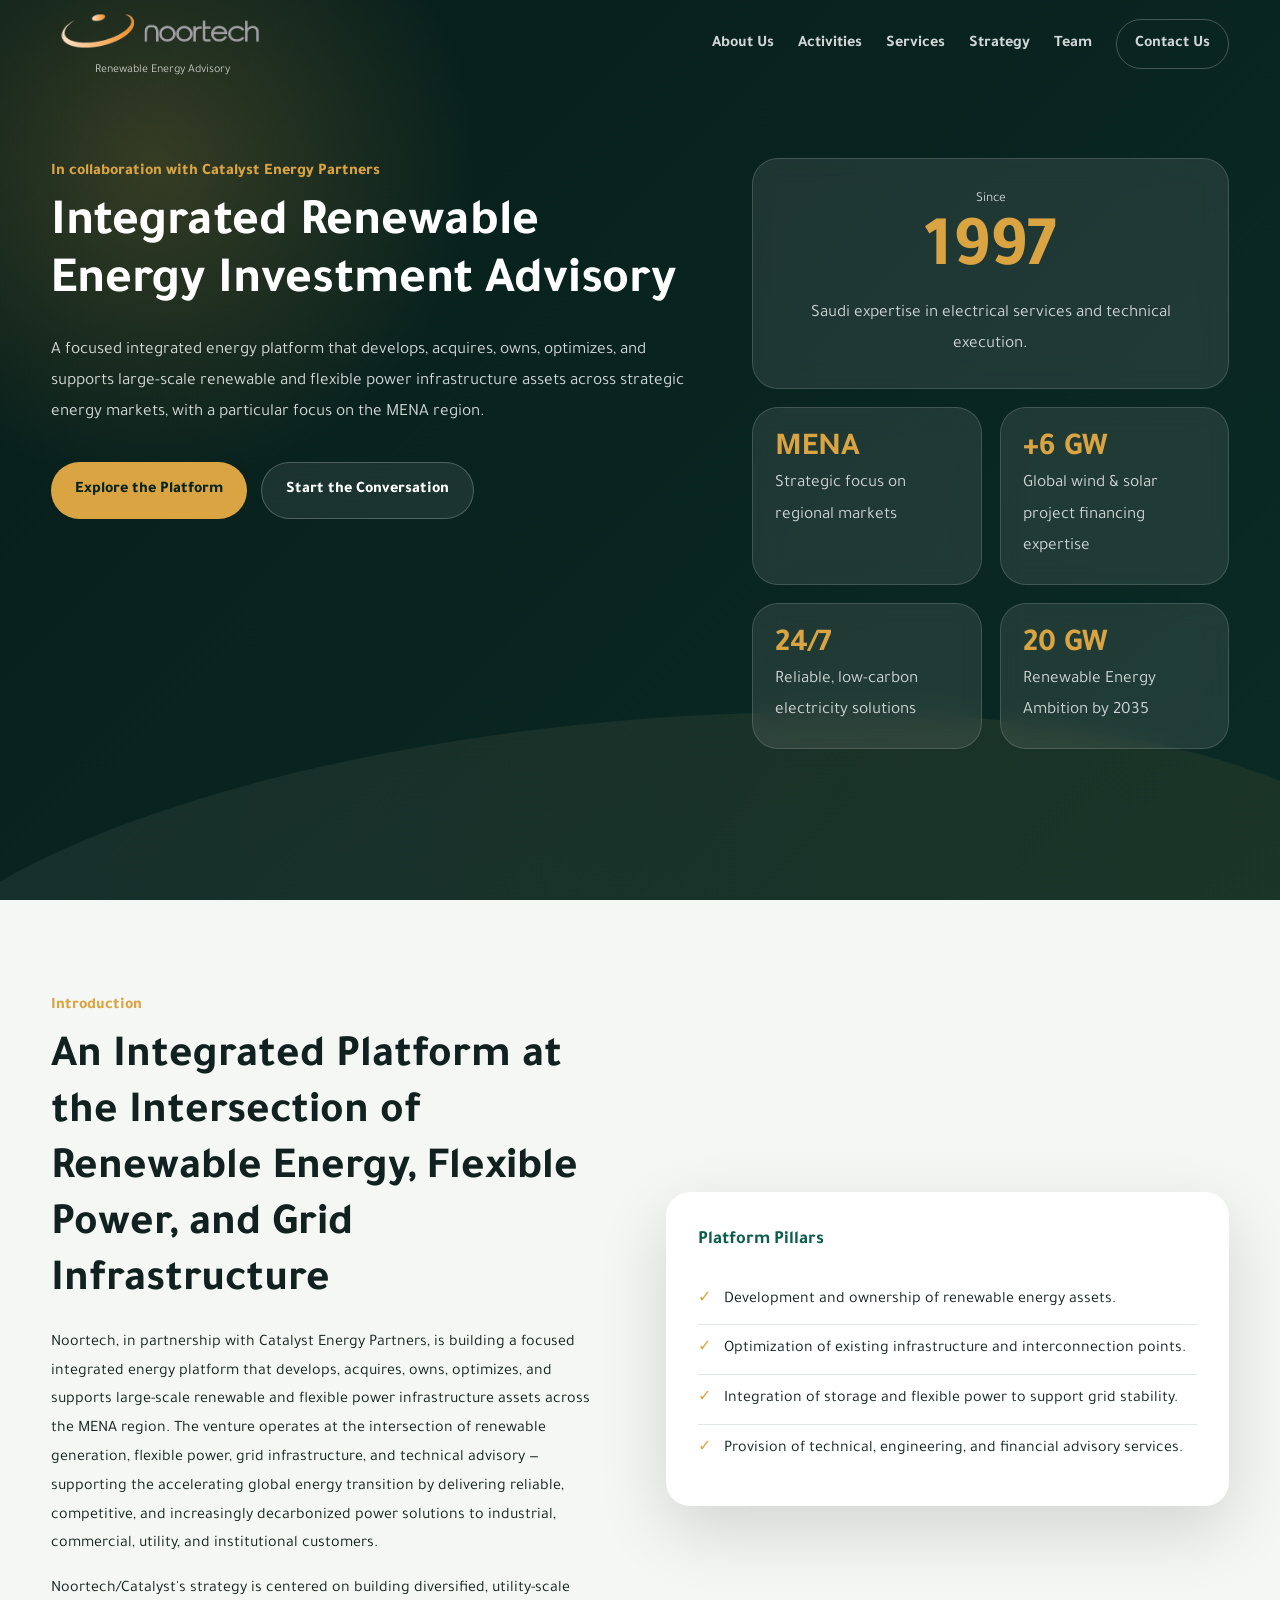
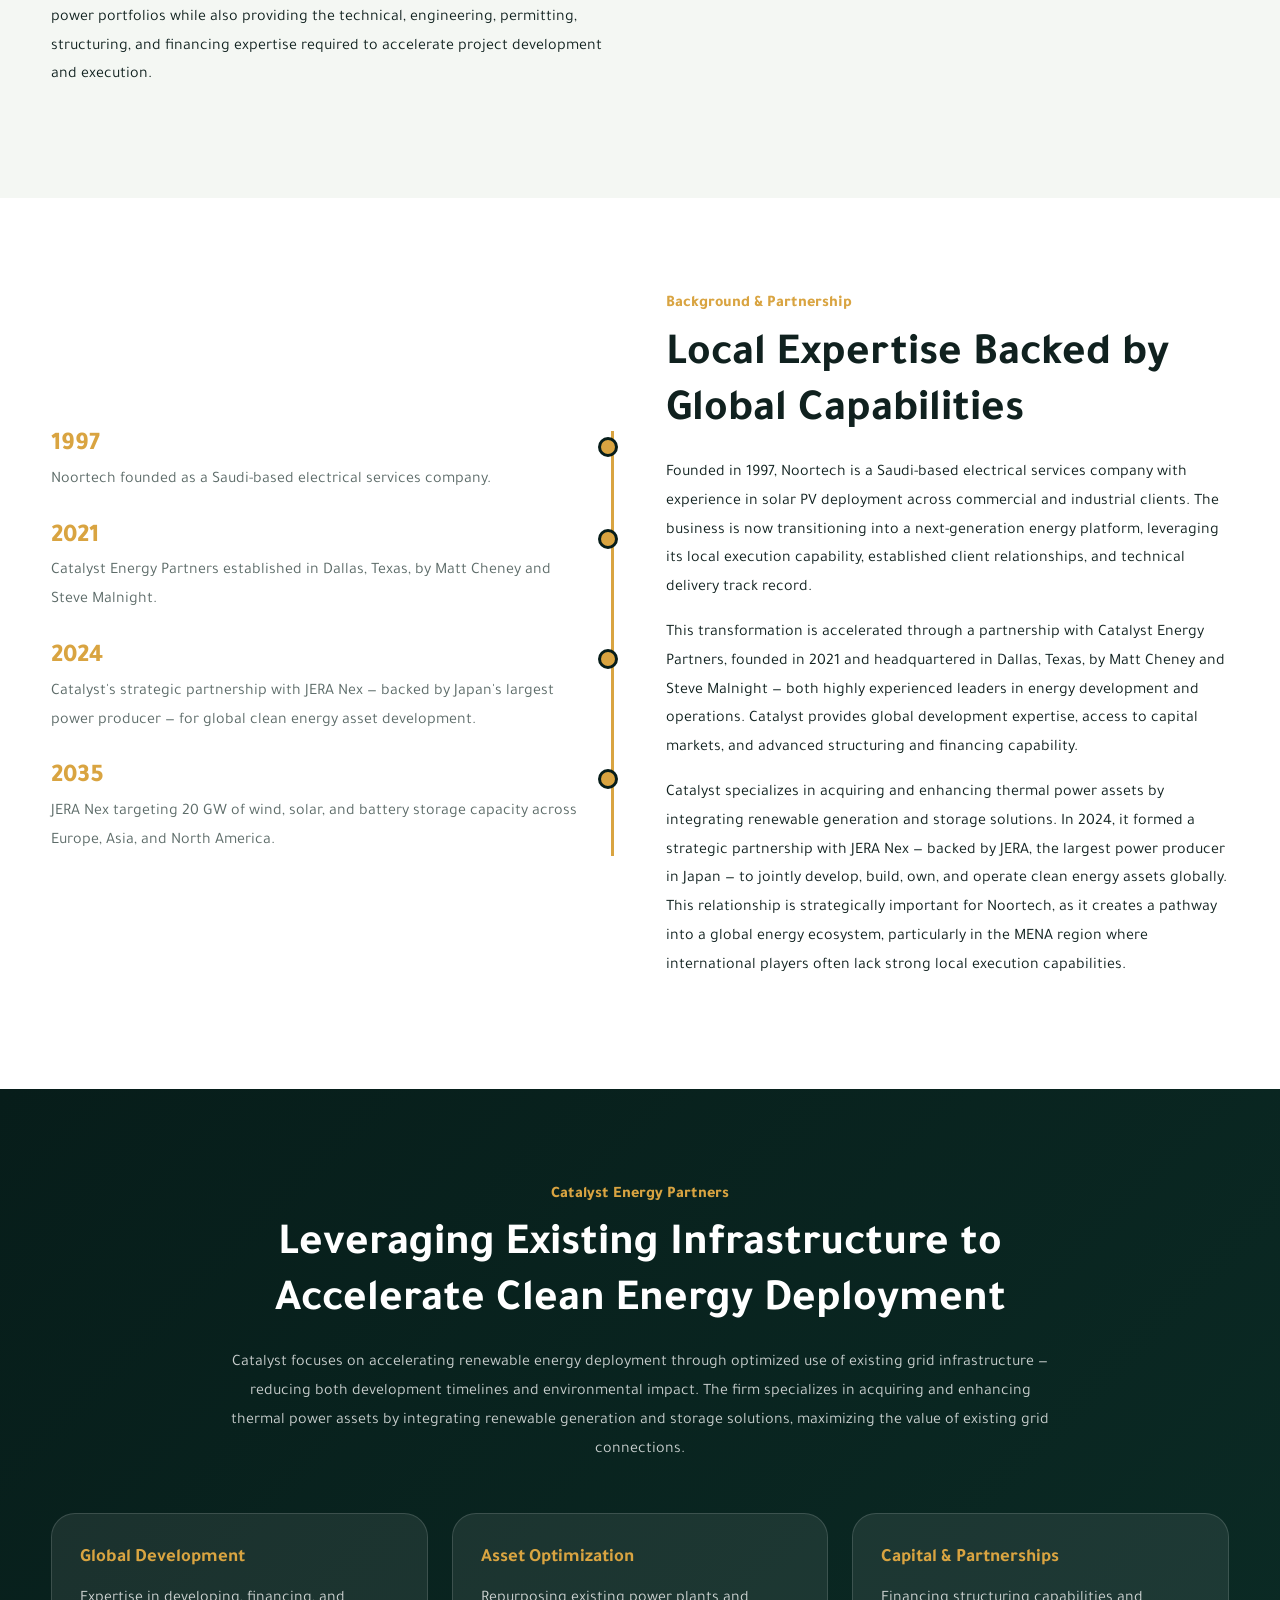
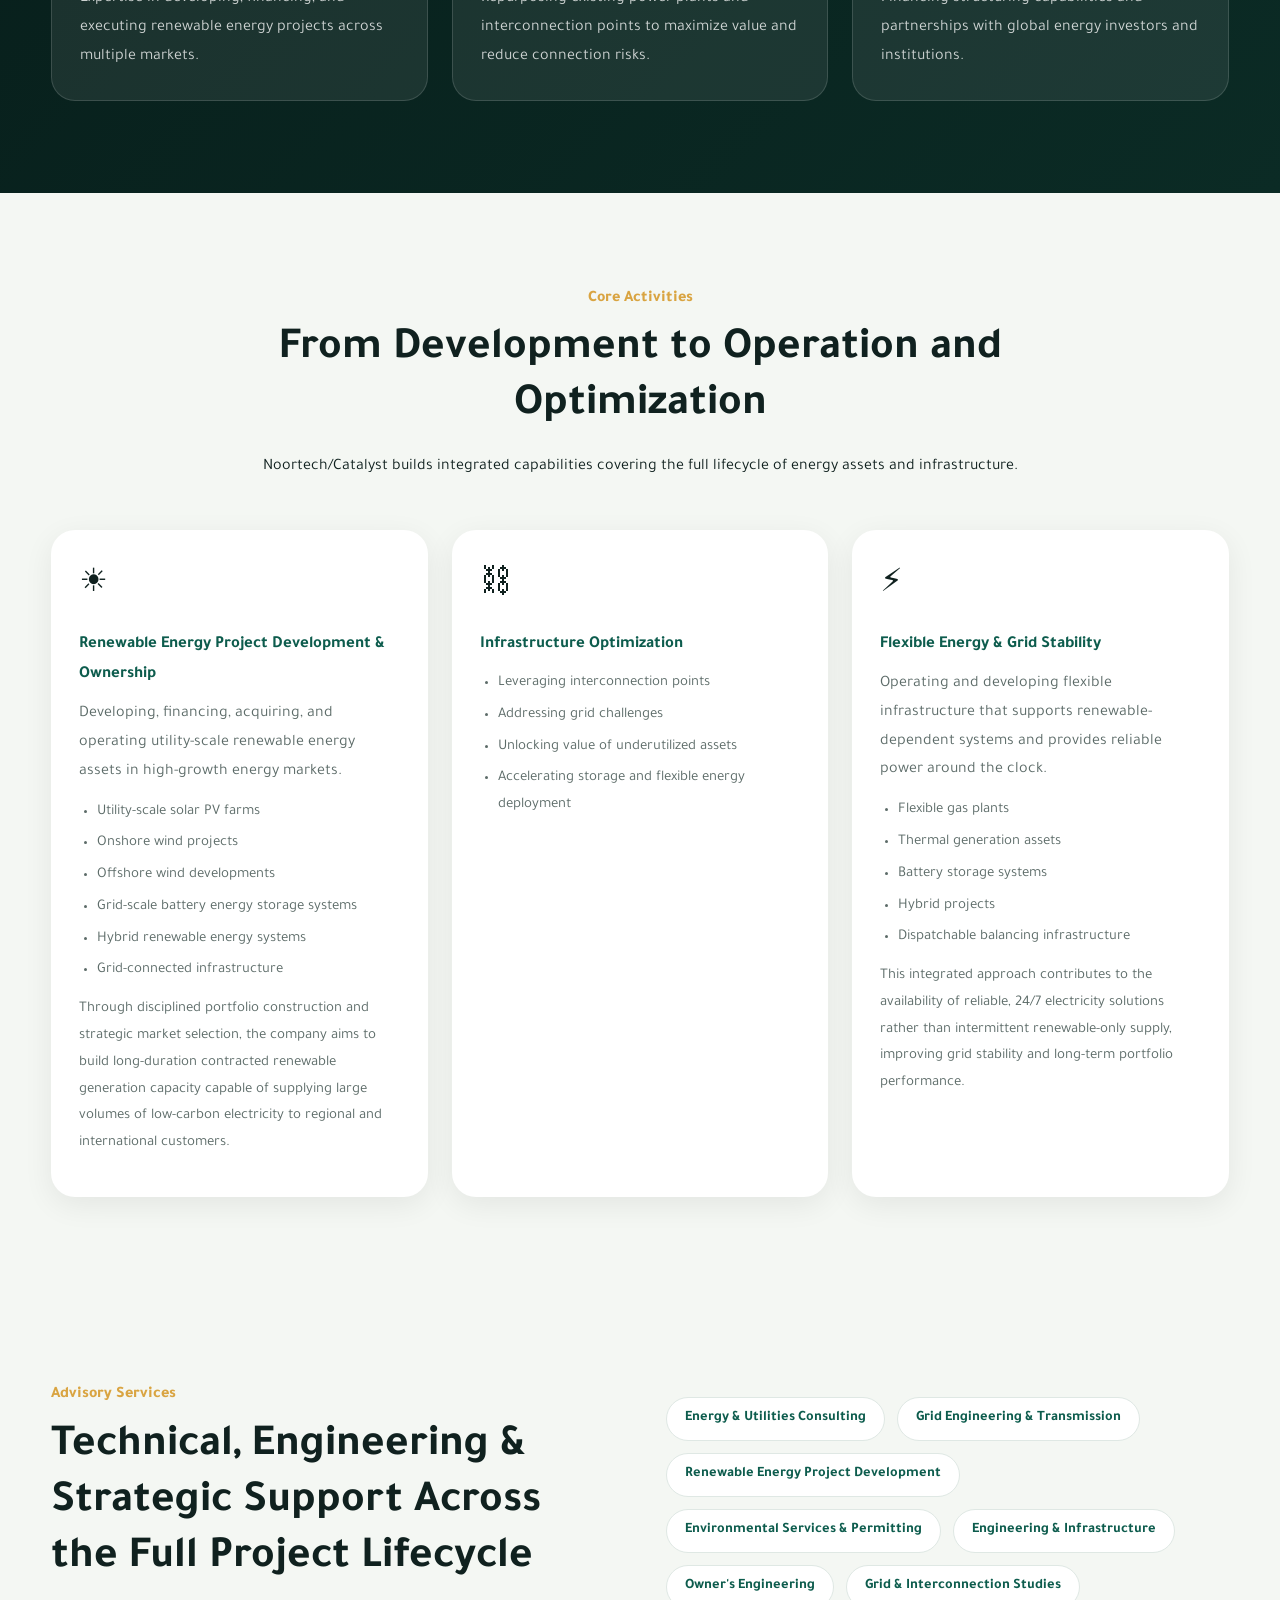
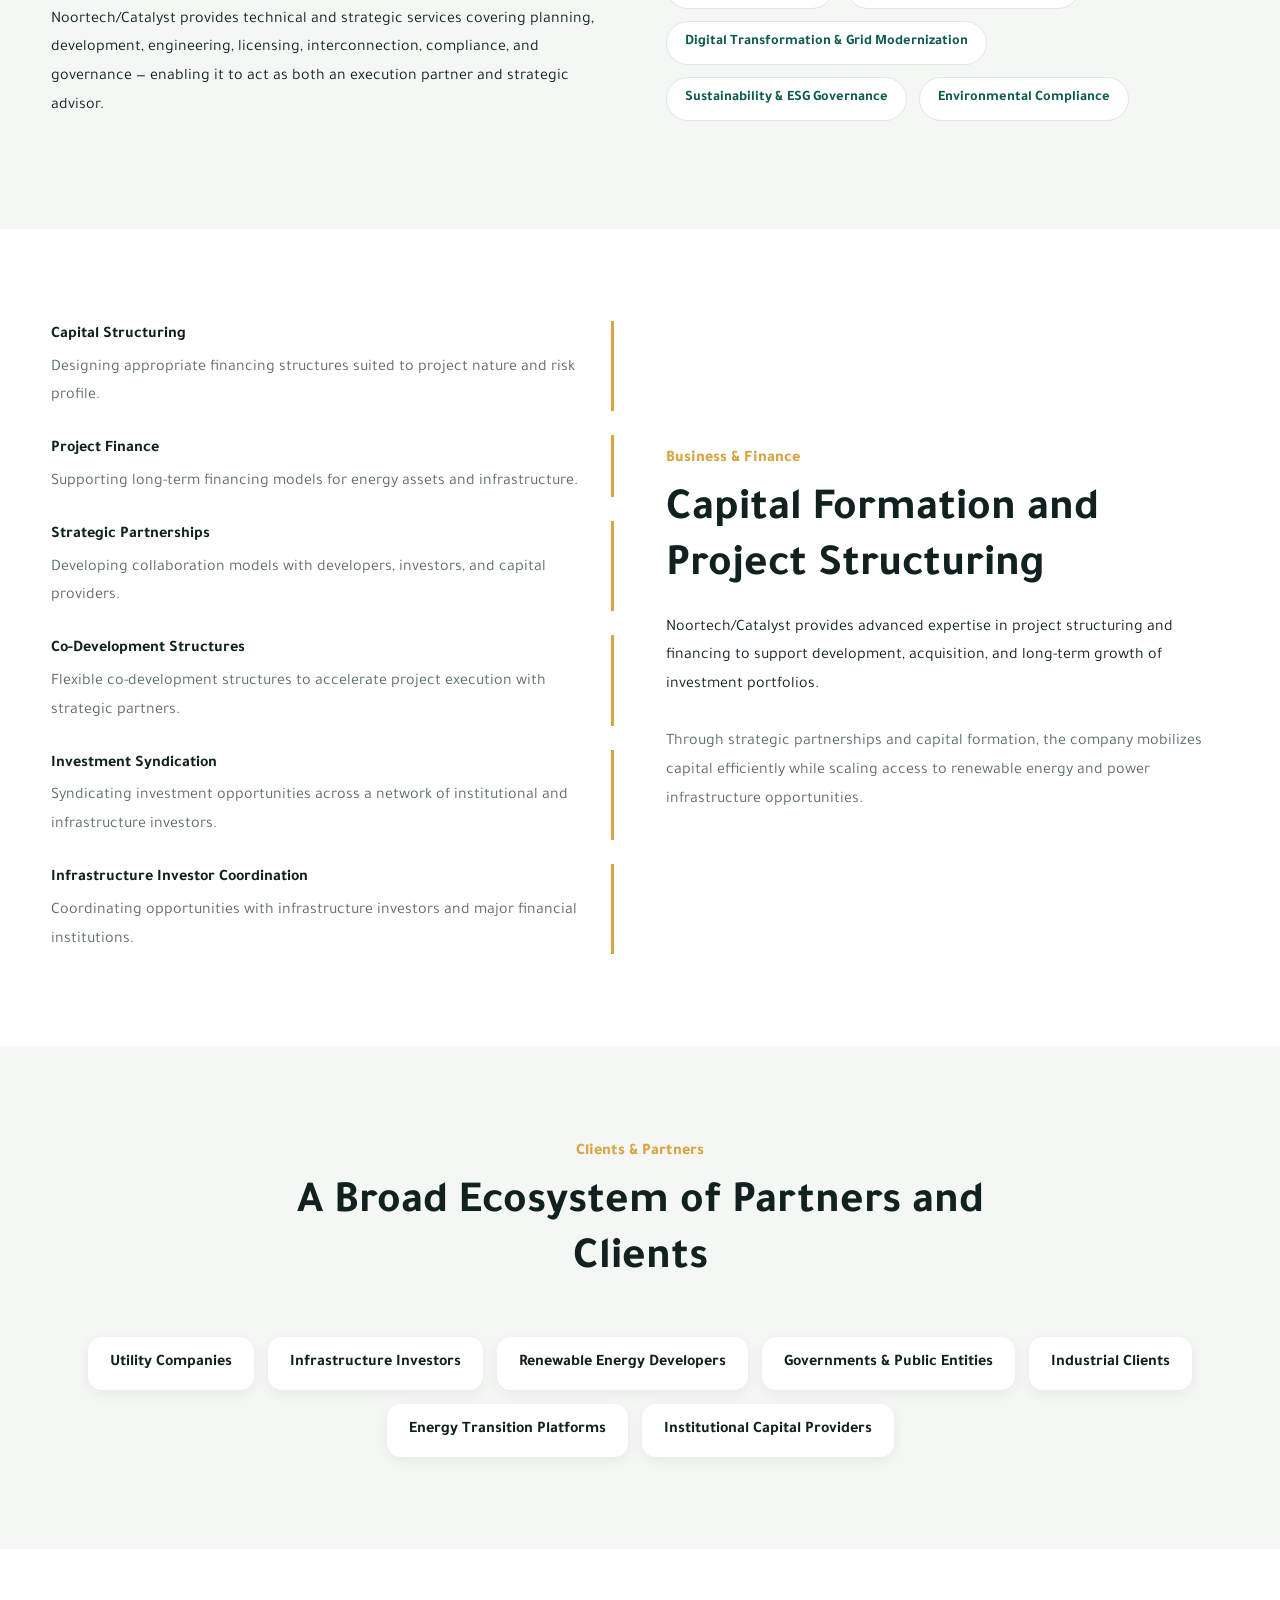
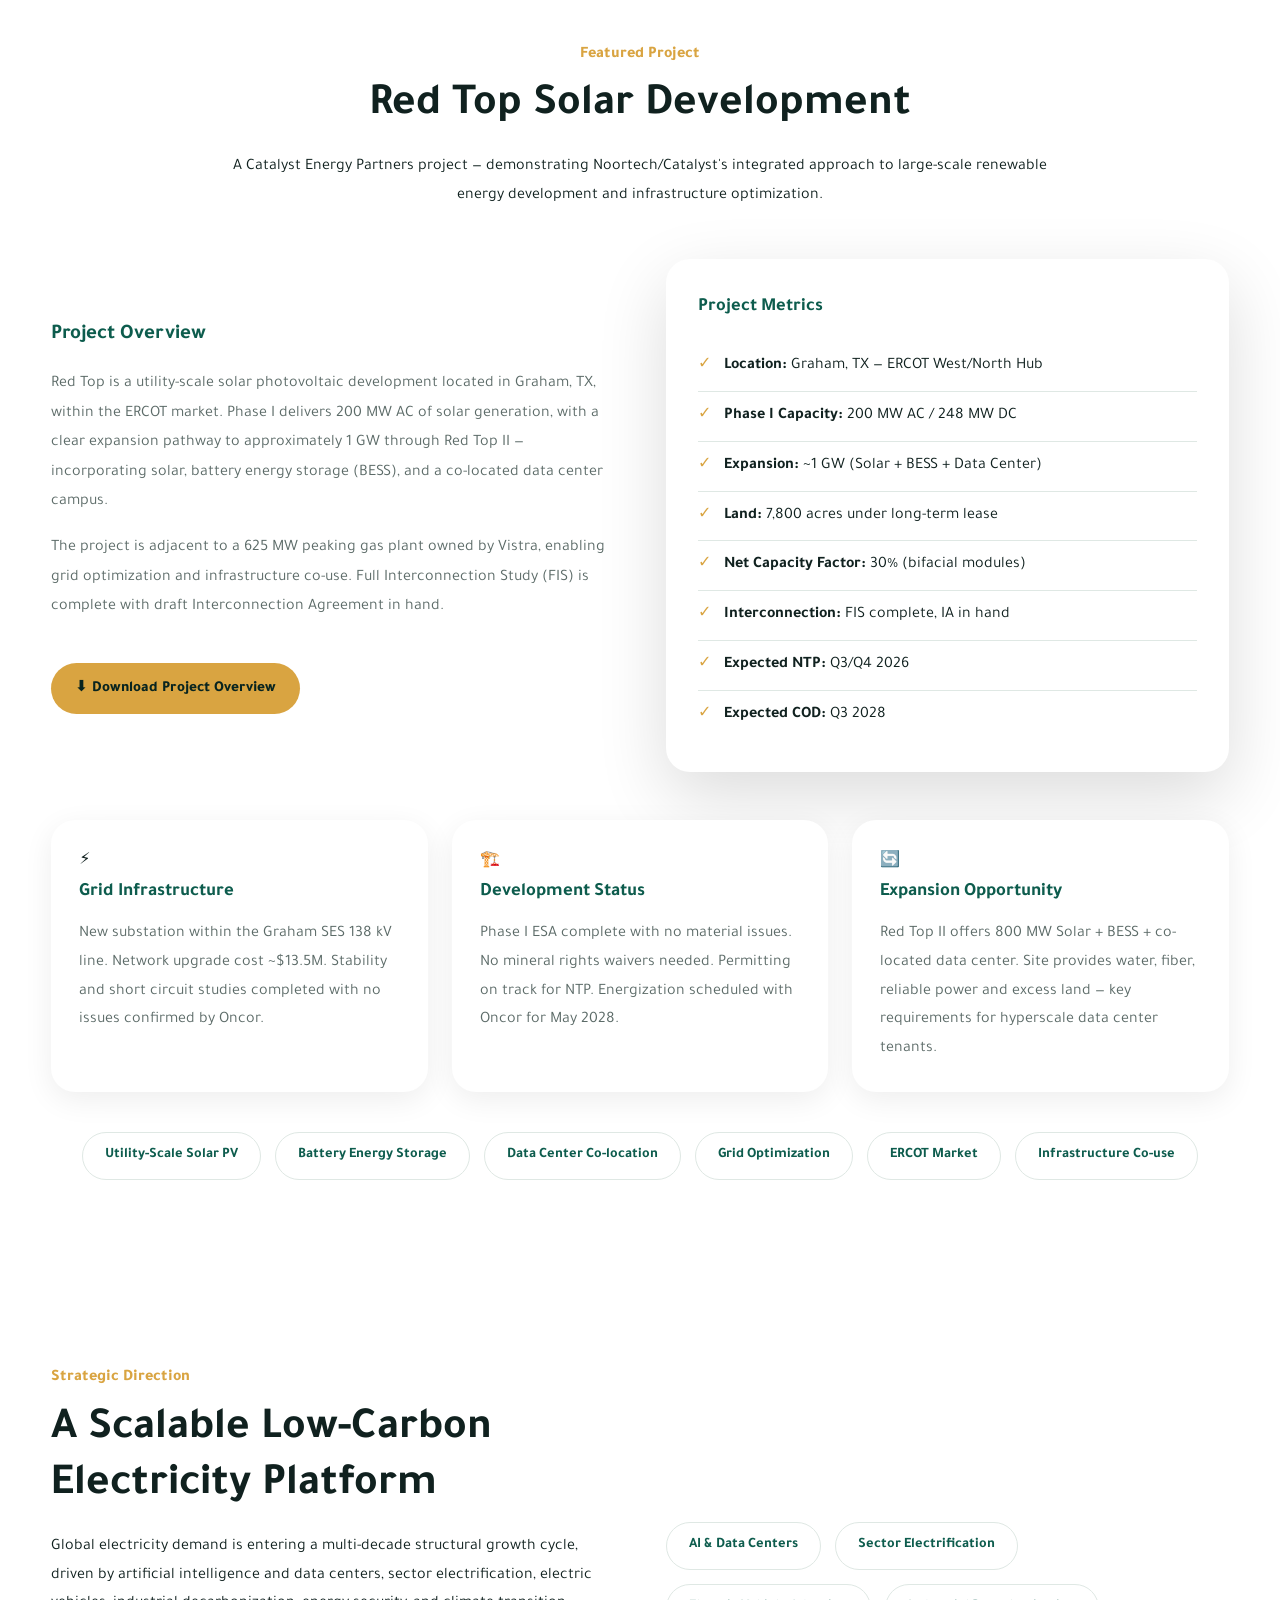
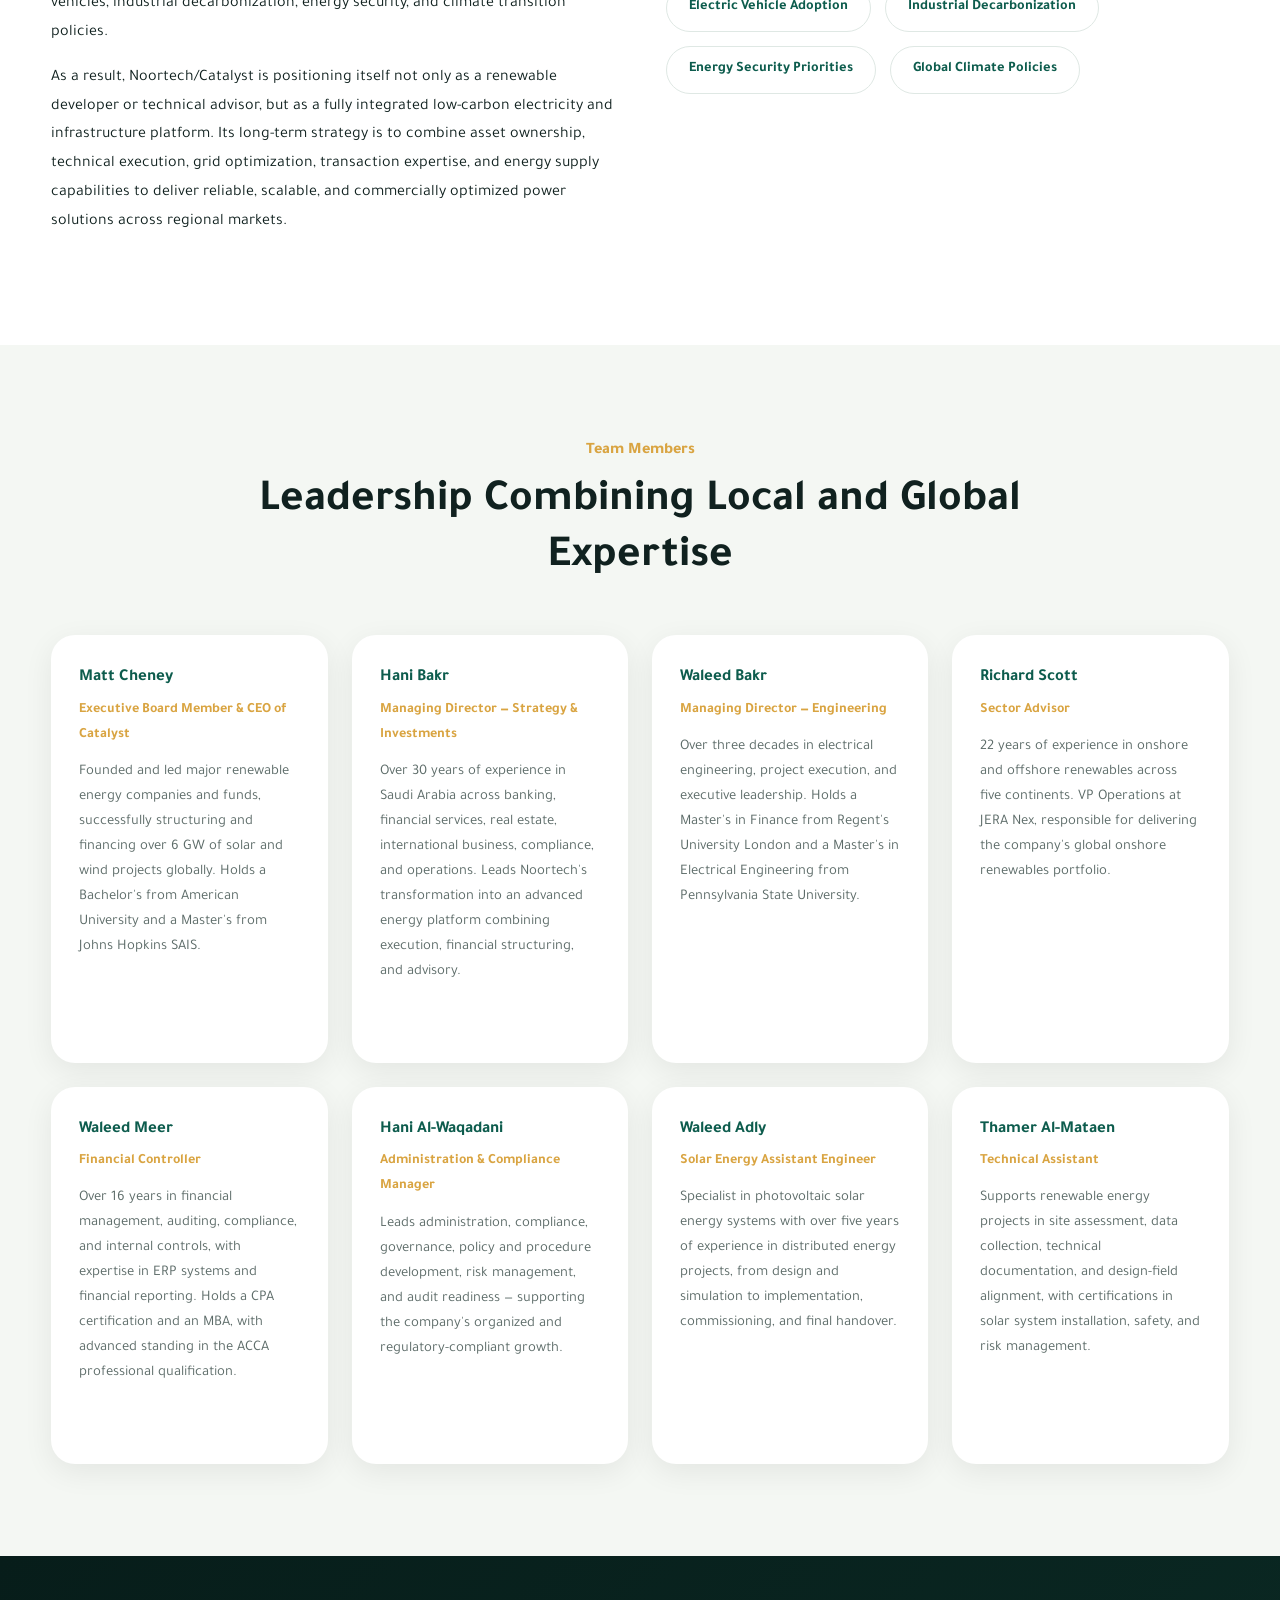
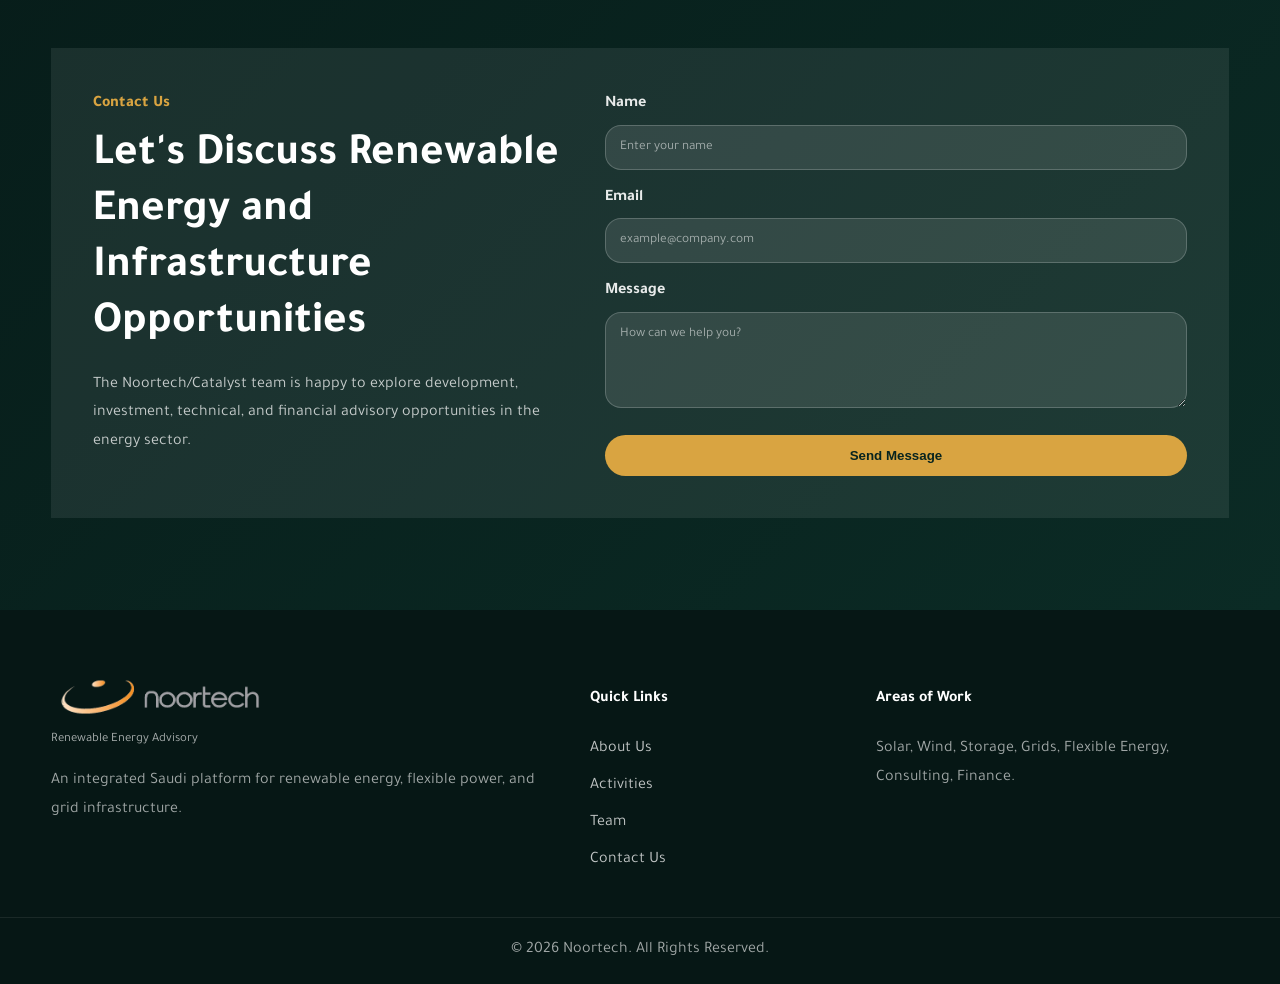
<file: index.html>
<!DOCTYPE html>

<html dir="ltr" lang="en">
<head>
<meta charset="utf-8"/>
<meta content="width=device-width, initial-scale=1.0" name="viewport"/>
<title>Noortech | Integrated Renewable Energy Investment Advisory</title>
<meta content="Noortech in partnership with Catalyst Energy Partners: a focused integrated energy platform developing, acquiring, and supporting large-scale renewable and flexible power infrastructure assets across the MENA region." name="description"/>
<meta content="8rrltxzlr5ndguoq7za4jyymh0ibhl" name="facebook-domain-verification"/>
<link href="https://fonts.googleapis.com" rel="preconnect"/>
<link crossorigin="" href="https://fonts.gstatic.com" rel="preconnect"/>
<link href="https://fonts.googleapis.com/css2?family=Tajawal:wght@400;500;700;800&amp;display=swap" rel="stylesheet"/>
<link href="styles.css?v=2" rel="stylesheet">
</link></head>
<body class="lang-en">
<header class="site-header" id="top">
<nav class="navbar container">
<!-- Logo + tagline -->
<a aria-label="Noortech" class="brand" href="#top">
<img alt="Noortech" class="brand-logo" id="brand-logo" src="images/logo-en.png"/>

<small>Renewable Energy Advisory</small>
</a>
<!-- Menu toggle -->
<button aria-expanded="false" aria-label="Open menu" class="menu-toggle">☰</button>
<!-- Navigation links -->
<div class="nav-links">

<a href="#about">About Us</a>

<a href="#activities">Activities</a>

<a href="#advisory">Services</a>

<a href="#strategy">Strategy</a>

<a href="#team">Team</a>

<a class="nav-cta" href="#contact">Contact Us</a>
<!-- Language toggle -->

</div>
</nav>
<section class="hero container">
<div class="hero-content reveal">
<span class="eyebrow">

In collaboration with Catalyst Energy Partners
</span>
<h1>

Integrated Renewable Energy Investment Advisory
</h1>
<p>

A focused integrated energy platform that develops, acquires, owns, optimizes, and supports large-scale renewable and flexible power infrastructure assets across strategic energy markets, with a particular focus on the MENA region.
</p>
<div class="hero-actions">
<a class="btn primary" href="#activities">

Explore the Platform
</a>
<a class="btn secondary" href="#contact">

Start the Conversation
</a>
</div>
</div>
<!-- Hero metrics panel -->
<div class="hero-panel">
<!-- 1997: full-width large card -->
<div class="metric-card large reveal">

<span class="metric-label">Since</span>
<strong>1997</strong>

<p>Saudi expertise in electrical services and technical execution.</p>
</div>
<!-- 2×2 grid -->
<div class="metric-grid">
<div class="metric-card reveal">
<strong>MENA</strong>

<p>Strategic focus on regional markets</p>
</div>
<div class="metric-card reveal">
<strong>+6 GW</strong>

<p>Global wind &amp; solar project financing expertise</p>
</div>
<div class="metric-card reveal">
<strong>24/7</strong>

<p>Reliable, low-carbon electricity solutions</p>
</div>
<div class="metric-card reveal">
<strong>20 GW</strong>

<p>Renewable Energy Ambition by 2035</p>
</div>
</div>
</div>
</section>
</header>
<main>
<!-- ===== ABOUT ===== -->
<section class="section intro" id="about">
<div class="container two-col">
<div class="section-copy reveal">
<span class="eyebrow">

Introduction
</span>
<h2>

An Integrated Platform at the Intersection of Renewable Energy, Flexible Power, and Grid Infrastructure
</h2>

<p>
            Noortech, in partnership with Catalyst Energy Partners, is building a focused integrated energy platform that develops, acquires, owns, optimizes, and supports large-scale renewable and flexible power infrastructure assets across the MENA region. The venture operates at the intersection of renewable generation, flexible power, grid infrastructure, and technical advisory — supporting the accelerating global energy transition by delivering reliable, competitive, and increasingly decarbonized power solutions to industrial, commercial, utility, and institutional customers.
          </p>

<p>
            Noortech/Catalyst's strategy is centered on building diversified, utility-scale power portfolios while also providing the technical, engineering, permitting, structuring, and financing expertise required to accelerate project development and execution.
          </p>
</div>
<div class="highlight-box reveal">
<h3>

Platform Pillars
</h3>
<ul class="check-list">
<li>

Development and ownership of renewable energy assets.
</li>
<li>

Optimization of existing infrastructure and interconnection points.
</li>
<li>

Integration of storage and flexible power to support grid stability.
</li>
<li>

Provision of technical, engineering, and financial advisory services.
</li>
</ul>
</div>
</div>
</section>
<!-- ===== BACKGROUND ===== -->
<section class="section background">
<div class="container two-col reverse">
<div class="section-copy reveal">
<span class="eyebrow">

Background &amp; Partnership
</span>
<h2>

Local Expertise Backed by Global Capabilities
</h2>

<p>
            Founded in 1997, Noortech is a Saudi-based electrical services company with experience in solar PV deployment across commercial and industrial clients. The business is now transitioning into a next-generation energy platform, leveraging its local execution capability, established client relationships, and technical delivery track record.
          </p>

<p>
            This transformation is accelerated through a partnership with Catalyst Energy Partners, founded in 2021 and headquartered in Dallas, Texas, by Matt Cheney and Steve Malnight — both highly experienced leaders in energy development and operations. Catalyst provides global development expertise, access to capital markets, and advanced structuring and financing capability.
          </p>

<p>
            Catalyst specializes in acquiring and enhancing thermal power assets by integrating renewable generation and storage solutions. In 2024, it formed a strategic partnership with JERA Nex — backed by JERA, the largest power producer in Japan — to jointly develop, build, own, and operate clean energy assets globally. This relationship is strategically important for Noortech, as it creates a pathway into a global energy ecosystem, particularly in the MENA region where international players often lack strong local execution capabilities.
          </p>
</div>
<div class="timeline reveal">
<div>
<span>1997</span>

<p>Noortech founded as a Saudi-based electrical services company.</p>
</div>
<div>
<span>2021</span>

<p>Catalyst Energy Partners established in Dallas, Texas, by Matt Cheney and Steve Malnight.</p>
</div>
<div>
<span>2024</span>

<p>Catalyst's strategic partnership with JERA Nex — backed by Japan's largest power producer — for global clean energy asset development.</p>
</div>
<div>
<span>2035</span>

<p>JERA Nex targeting 20 GW of wind, solar, and battery storage capacity across Europe, Asia, and North America.</p>
</div>
</div>
</div>
</section>
<!-- ===== PARTNER ===== -->
<section class="section partner">
<div class="container">
<div class="section-heading reveal">
<span class="eyebrow">Catalyst Energy Partners</span>
<h2>

Leveraging Existing Infrastructure to Accelerate Clean Energy Deployment
</h2>

<p>
            Catalyst focuses on accelerating renewable energy deployment through optimized use of existing grid infrastructure — reducing both development timelines and environmental impact. The firm specializes in acquiring and enhancing thermal power assets by integrating renewable generation and storage solutions, maximizing the value of existing grid connections.
          </p>
</div>
<div class="cards three">
<article class="card reveal">
<h3>

Global Development
</h3>

<p>Expertise in developing, financing, and executing renewable energy projects across multiple markets.</p>
</article>
<article class="card reveal">
<h3>

Asset Optimization
</h3>

<p>Repurposing existing power plants and interconnection points to maximize value and reduce connection risks.</p>
</article>
<article class="card reveal">
<h3>

Capital &amp; Partnerships
</h3>

<p>Financing structuring capabilities and partnerships with global energy investors and institutions.</p>
</article>
</div>
</div>
</section>
<!-- ===== ACTIVITIES ===== -->
<section class="section" id="activities">
<div class="container">
<div class="section-heading reveal">
<span class="eyebrow">

Core Activities
</span>
<h2>

From Development to Operation and Optimization
</h2>

<p>Noortech/Catalyst builds integrated capabilities covering the full lifecycle of energy assets and infrastructure.</p>
</div>
<div class="service-grid">
<article class="service-card reveal">
<span class="icon">☀</span>
<h3>

Renewable Energy Project Development &amp; Ownership
</h3>

<p>Developing, financing, acquiring, and operating utility-scale renewable energy assets in high-growth energy markets.</p>
<ul>
<li>Utility-scale solar PV farms</li>
<li>Onshore wind projects</li>
<li>Offshore wind developments</li>
<li>Grid-scale battery energy storage systems</li>
<li>Hybrid renewable energy systems</li>
<li>Grid-connected infrastructure</li>
</ul>

<p style="margin-top:12px;font-size:.93rem;color:var(--muted)">Through disciplined portfolio construction and strategic market selection, the company aims to build long-duration contracted renewable generation capacity capable of supplying large volumes of low-carbon electricity to regional and international customers.</p>
</article>
<article class="service-card reveal">
<span class="icon">⛓</span>
<h3>

Infrastructure Optimization
</h3>
<ul>
<li>Leveraging interconnection points</li>
<li>Addressing grid challenges</li>
<li>Unlocking value of underutilized assets</li>
<li>Accelerating storage and flexible energy deployment</li>
</ul>
</article>
<article class="service-card reveal">
<span class="icon">⚡</span>
<h3>

Flexible Energy &amp; Grid Stability
</h3>

<p>Operating and developing flexible infrastructure that supports renewable-dependent systems and provides reliable power around the clock.</p>
<ul>
<li>Flexible gas plants</li>
<li>Thermal generation assets</li>
<li>Battery storage systems</li>
<li>Hybrid projects</li>
<li>Dispatchable balancing infrastructure</li>
</ul>

<p style="margin-top:12px;font-size:.93rem;color:var(--muted)">This integrated approach contributes to the availability of reliable, 24/7 electricity solutions rather than intermittent renewable-only supply, improving grid stability and long-term portfolio performance.</p>
</article>
</div>
</div>
</section>
<!-- ===== ADVISORY ===== -->
<section class="section advisory" id="advisory">
<div class="container two-col">
<div class="section-copy reveal">
<span class="eyebrow">

Advisory Services
</span>
<h2>

Technical, Engineering &amp; Strategic Support Across the Full Project Lifecycle
</h2>

<p>
            Noortech/Catalyst provides technical and strategic services covering planning, development, engineering, licensing, interconnection, compliance, and governance — enabling it to act as both an execution partner and strategic advisor.
          </p>
</div>
<div class="pill-list reveal">
<span>Energy &amp; Utilities Consulting</span>
<span>Grid Engineering &amp; Transmission</span>
<span>Renewable Energy Project Development</span>
<span>Environmental Services &amp; Permitting</span>
<span>Engineering &amp; Infrastructure</span>
<span>Owner's Engineering</span>
<span>Grid &amp; Interconnection Studies</span>
<span>Digital Transformation &amp; Grid Modernization</span>
<span>Sustainability &amp; ESG Governance</span>
<span>Environmental Compliance</span>
</div>
</div>
</section>
<!-- ===== FINANCE ===== -->
<section class="section finance">
<div class="container two-col reverse">
<div class="section-copy reveal">
<span class="eyebrow">

Business &amp; Finance
</span>
<h2>

Capital Formation and Project Structuring
</h2>

<p>
            Noortech/Catalyst provides advanced expertise in project structuring and financing to support development, acquisition, and long-term growth of investment portfolios.
          </p>
<p class="reveal" style="margin-top:28px;color:var(--muted)">Through strategic partnerships and capital formation, the company mobilizes capital efficiently while scaling access to renewable energy and power infrastructure opportunities.</p>
</div>
<div class="feature-list reveal">
<div>
<strong>Capital Structuring</strong>

<p>Designing appropriate financing structures suited to project nature and risk profile.</p>
</div>
<div>
<strong>Project Finance</strong>

<p>Supporting long-term financing models for energy assets and infrastructure.</p>
</div>
<div>
<strong>Strategic Partnerships</strong>

<p>Developing collaboration models with developers, investors, and capital providers.</p>
</div>
<div>
<strong>Co-Development Structures</strong>

<p>Flexible co-development structures to accelerate project execution with strategic partners.</p>
</div>
<div>
<strong>Investment Syndication</strong>

<p>Syndicating investment opportunities across a network of institutional and infrastructure investors.</p>
</div>
<div>
<strong>Infrastructure Investor Coordination</strong>

<p>Coordinating opportunities with infrastructure investors and major financial institutions.</p>
</div>
</div>
</div>
</section>
<!-- ===== CLIENTS ===== -->
<section class="section clients">
<div class="container">
<div class="section-heading reveal">
<span class="eyebrow">

Clients &amp; Partners
</span>
<h2>

A Broad Ecosystem of Partners and Clients
</h2>
</div>
<div class="client-grid reveal">
<span>Utility Companies</span>
<span>Infrastructure Investors</span>
<span>Renewable Energy Developers</span>
<span>Governments &amp; Public Entities</span>
<span>Industrial Clients</span>
<span>Energy Transition Platforms</span>
<span>Institutional Capital Providers</span>
</div>
</div>
</section>
<!-- ===== STRATEGY ===== -->
<section class="section" id="projects" style="background:var(--white)">
<div class="container">
<div class="section-heading reveal">
<span class="eyebrow">Featured Project</span>
<h2>Red Top Solar Development</h2>
<p>A Catalyst Energy Partners project — demonstrating Noortech/Catalyst's integrated approach to large-scale renewable energy development and infrastructure optimization.</p>
</div>
<div class="two-col reveal" style="margin-bottom:48px">
<div>
<h3 style="color:var(--green);margin:0 0 16px;font-size:1.3rem">Project Overview</h3>
<p style="color:var(--muted);line-height:1.85">Red Top is a utility-scale solar photovoltaic development located in Graham, TX, within the ERCOT market. Phase I delivers 200 MW AC of solar generation, with a clear expansion pathway to approximately 1 GW through Red Top II — incorporating solar, battery energy storage (BESS), and a co-located data center campus.</p>
<p style="color:var(--muted);line-height:1.85;margin-top:14px">The project is adjacent to a 625 MW peaking gas plant owned by Vistra, enabling grid optimization and infrastructure co-use. Full Interconnection Study (FIS) is complete with draft Interconnection Agreement in hand.</p>
<a download="" href="files/red-top-due-diligence.pdf" style="display:inline-flex;align-items:center;gap:8px;margin-top:24px;background:var(--gold);color:#08241f;padding:12px 24px;border-radius:999px;font-weight:800;text-decoration:none;font-size:.95rem">⬇ Download Project Overview</a>
</div>
<div class="highlight-box">
<h3>Project Metrics</h3>
<ul class="check-list">
<li><strong>Location:</strong> Graham, TX — ERCOT West/North Hub</li>
<li><strong>Phase I Capacity:</strong> 200 MW AC / 248 MW DC</li>
<li><strong>Expansion:</strong> ~1 GW (Solar + BESS + Data Center)</li>
<li><strong>Land:</strong> 7,800 acres under long-term lease</li>
<li><strong>Net Capacity Factor:</strong> 30% (bifacial modules)</li>
<li><strong>Interconnection:</strong> FIS complete, IA in hand</li>
<li><strong>Expected NTP:</strong> Q3/Q4 2026</li>
<li><strong>Expected COD:</strong> Q3 2028</li>
</ul>
</div>
</div>
<div class="cards three reveal">
<div class="card"><div class="icon">⚡</div><h3>Grid Infrastructure</h3><p>New substation within the Graham SES 138 kV line. Network upgrade cost ~$13.5M. Stability and short circuit studies completed with no issues confirmed by Oncor.</p></div>
<div class="card"><div class="icon">🏗️</div><h3>Development Status</h3><p>Phase I ESA complete with no material issues. No mineral rights waivers needed. Permitting on track for NTP. Energization scheduled with Oncor for May 2028.</p></div>
<div class="card"><div class="icon">🔄</div><h3>Expansion Opportunity</h3><p>Red Top II offers 800 MW Solar + BESS + co-located data center. Site provides water, fiber, reliable power and excess land — key requirements for hyperscale data center tenants.</p></div>
</div>
<div style="text-align:center;margin-top:40px">
<div class="drivers" style="justify-content:center">
<span>Utility-Scale Solar PV</span>
<span>Battery Energy Storage</span>
<span>Data Center Co-location</span>
<span>Grid Optimization</span>
<span>ERCOT Market</span>
<span>Infrastructure Co-use</span>
</div>
</div>
</div>
</section>
<section class="section strategy" id="strategy">
<div class="container two-col">
<div class="section-copy reveal">
<span class="eyebrow">

Strategic Direction
</span>
<h2>

A Scalable Low-Carbon Electricity Platform
</h2>

<p>
            Global electricity demand is entering a multi-decade structural growth cycle, driven by artificial intelligence and data centers, sector electrification, electric vehicles, industrial decarbonization, energy security, and climate transition policies.
          </p>

<p>
            As a result, Noortech/Catalyst is positioning itself not only as a renewable developer or technical advisor, but as a fully integrated low-carbon electricity and infrastructure platform. Its long-term strategy is to combine asset ownership, technical execution, grid optimization, transaction expertise, and energy supply capabilities to deliver reliable, scalable, and commercially optimized power solutions across regional markets.
          </p>
</div>
<div class="drivers reveal">
<span>AI &amp; Data Centers</span>
<span>Sector Electrification</span>
<span>Electric Vehicle Adoption</span>
<span>Industrial Decarbonization</span>
<span>Energy Security Priorities</span>
<span>Global Climate Policies</span>
</div>
</div>
</section>
<!-- ===== TEAM ===== -->
<section class="section team" id="team">
<div class="container">
<div class="section-heading reveal">
<span class="eyebrow">

Team Members
</span>
<h2>

Leadership Combining Local and Global Expertise
</h2>
</div>
<!-- Row 1: 4 senior members -->
<div class="team-grid team-grid-top">
<article class="team-card reveal" onclick="openModal('matt-cheney')">
<h3>Matt Cheney</h3>

<span>Executive Board Member &amp; CEO of Catalyst</span>

<p>Founded and led major renewable energy companies and funds, successfully structuring and financing over 6 GW of solar and wind projects globally. Holds a Bachelor's from American University and a Master's from Johns Hopkins SAIS.</p>

<span class="card-read-more">Read More ↗</span>
</article>
<article class="team-card reveal" onclick="openModal('hani-bakr')">
<h3>Hani Bakr</h3>

<span>Managing Director — Strategy &amp; Investments</span>

<p>Over 30 years of experience in Saudi Arabia across banking, financial services, real estate, international business, compliance, and operations. Leads Noortech's transformation into an advanced energy platform combining execution, financial structuring, and advisory.</p>

<span class="card-read-more">Read More ↗</span>
</article>
<article class="team-card reveal" onclick="openModal('waleed-bakr')">
<h3>Waleed Bakr</h3>

<span>Managing Director — Engineering</span>

<p>Over three decades in electrical engineering, project execution, and executive leadership. Holds a Master's in Finance from Regent's University London and a Master's in Electrical Engineering from Pennsylvania State University.</p>

<span class="card-read-more">Read More ↗</span>
</article>
<article class="team-card reveal" onclick="openModal('richard-scott')">
<h3>Richard Scott</h3>

<span>Sector Advisor</span>

<p>22 years of experience in onshore and offshore renewables across five continents. VP Operations at JERA Nex, responsible for delivering the company's global onshore renewables portfolio.</p>

<span class="card-read-more">Read More ↗</span>
</article>
</div>
<!-- Row 2: 4 remaining members -->
<div class="team-grid team-grid-bottom">
<article class="team-card reveal" onclick="openModal('waleed-meer')">
<h3>Waleed Meer</h3>

<span>Financial Controller</span>

<p>Over 16 years in financial management, auditing, compliance, and internal controls, with expertise in ERP systems and financial reporting. Holds a CPA certification and an MBA, with advanced standing in the ACCA professional qualification.</p>

<span class="card-read-more">Read More ↗</span>
</article>
<article class="team-card reveal" onclick="openModal('hani-waqadani')">
<h3>Hani Al-Waqadani</h3>

<span>Administration &amp; Compliance Manager</span>

<p>Leads administration, compliance, governance, policy and procedure development, risk management, and audit readiness — supporting the company's organized and regulatory-compliant growth.</p>

<span class="card-read-more">Read More ↗</span>
</article>
<article class="team-card reveal" onclick="openModal('waleed-adly')">
<h3>Waleed Adly</h3>

<span>Solar Energy Assistant Engineer</span>

<p>Specialist in photovoltaic solar energy systems with over five years of experience in distributed energy projects, from design and simulation to implementation, commissioning, and final handover.</p>

<span class="card-read-more">Read More ↗</span>
</article>
<article class="team-card reveal" onclick="openModal('thamer-mataen')">
<h3>Thamer Al-Mataen</h3>

<span>Technical Assistant</span>

<p>Supports renewable energy projects in site assessment, data collection, technical documentation, and design-field alignment, with certifications in solar system installation, safety, and risk management.</p>

<span class="card-read-more">Read More ↗</span>
</article>
</div>
</div>
</section>
<!-- ===== CONTACT ===== -->
<section class="section contact" id="contact">
<div class="container contact-card reveal">
<div>
<span class="eyebrow">

Contact Us
</span>
<h2>

Let's Discuss Renewable Energy and Infrastructure Opportunities
</h2>

<p>The Noortech/Catalyst team is happy to explore development, investment, technical, and financial advisory opportunities in the energy sector.</p>
</div>
<form action="https://formly.email/submit" class="contact-form" id="contact-form" method="POST">
<input name="access_key" type="hidden" value="874340c603674e1cada343f6276f8222"/>
<label>

Name
<input name="name" placeholder="Enter your name" required="" type="text"/>
</label>
<label>

Email
<input name="email" placeholder="example@company.com" required="" type="email"/>
</label>
<label>

Message
<textarea name="message" placeholder="How can we help you?" required="" rows="4"></textarea>
</label>
<button class="btn primary" type="submit">

Send Message
</button>
</form>
<div id="form-success" style="display:none; text-align:center; padding:32px 20px;">
<div style="font-size:2.5rem; margin-bottom:16px">✅</div>
<h3 style="color:#fff; margin:0 0 10px;">

Message Sent Successfully
</h3>
<p style="color:rgba(255,255,255,.75); margin:0;">

The Noortech team will be in touch with you shortly.
</p>
</div>
<div id="form-error" style="display:none; text-align:center; padding:16px 20px; color:#ffb4b4;">
Something went wrong sending your message. Please try again, or email us directly at <a href="mailto:info@noortech.com" style="color:#fff;text-decoration:underline">info@noortech.com</a>.
</div>
</div>
</section>
</main>
<footer class="site-footer">
<div class="container footer-grid">
<div>
<a class="brand footer-brand" href="#top">
<img alt="Noortech" class="brand-logo footer-logo" id="footer-logo" src="images/logo-en.png"/>

<small>Renewable Energy Advisory</small>
</a>

<p>An integrated Saudi platform for renewable energy, flexible power, and grid infrastructure.</p>
</div>
<div>
<h4>Quick Links</h4>
<a href="#about">About Us</a>
<a href="#activities">Activities</a>
<a href="#team">Team</a>
<a href="#contact">Contact Us</a>
</div>
<div>
<h4>Areas of Work</h4>

<p>Solar, Wind, Storage, Grids, Flexible Energy, Consulting, Finance.</p>
</div>
</div>
<div class="copyright">
      © <span id="year"></span>

Noortech. All Rights Reserved.
</div>
</footer>
<!-- ===== TEAM MODAL ===== -->
<div class="modal-overlay" id="teamModal" onclick="if(event.target===this)closeModal()">
<div class="modal-box">
<button aria-label="Close" class="modal-close" onclick="closeModal()">✕</button>
<h2 class="modal-name"></h2>
<span class="modal-role"></span>
<div class="modal-bio"></div>
<div class="modal-credentials"></div>
</div>
</div>
<script src="script.js"></script>
</body>
</html>
</file>
<file: styles.css>
:root {
  --bg:#071d1a; --bg2:#0b2b25; --card:#ffffff; --muted:#5c6b68; --text:#10211f;
  --white:#fff; --gold:#d9a441; --green:#0d5c4d; --light:#f4f7f3; --border:#dfe8e4;
  --shadow:0 24px 70px rgba(0,0,0,.14);
}

* { box-sizing:border-box }
html { scroll-behavior:smooth }
body {
  margin:0;
  font-family:'Tajawal',system-ui,sans-serif;
  background:var(--light);
  color:var(--text);
  line-height:1.8;
}
a { text-decoration:none; color:inherit }
.container { width:min(1180px,92%); margin:auto }

/* ================= HEADER ================= */
.site-header {
  min-height:100vh;
  background:radial-gradient(circle at 12% 18%,rgba(217,164,65,.22),transparent 24%),
             linear-gradient(135deg,var(--bg),var(--bg2));
  color:var(--white);
  position:relative;
  overflow:hidden;
}
.site-header:after {
  content:"";
  position:absolute;
  inset:auto -10% -35% -10%;
  height:55%;
  background:linear-gradient(90deg,rgba(255,255,255,.06),rgba(217,164,65,.08));
  transform:rotate(-5deg);
  border-radius:50%;
}

/* ================= NAVBAR ================= */
.navbar {
  height:88px;
  display:flex;
  align-items:center;
  justify-content:space-between;
  position:relative;
  z-index:3;
}
.brand {
  display:flex;
  flex-direction:column; /* stack logo + tagline */
  align-items:center;
  gap:4px;
  text-decoration:none;
}
.brand-logo {
  height:50px;
  width:auto;
  display:block;
}
.brand strong { display:block; font-size:1.15rem }
.brand small {
  display:block;
  font-size:.75rem;
  color:rgba(255,255,255,.72);
  text-align:center;
}
.brand-mark {
  width:46px; height:46px;
  border-radius:15px;
  background:linear-gradient(135deg,var(--gold),#f2d282);
  display:grid; place-items:center;
  color:#08241f; font-weight:800; font-size:1.45rem;
  box-shadow:0 10px 28px rgba(217,164,65,.25);
}
.nav-links {
  display:flex; align-items:center; gap:24px; font-weight:700;
}
.nav-links a { color:rgba(255,255,255,.82); transition:.25s }
.nav-links a:hover { color:var(--gold) }
.nav-cta {
  border:1px solid rgba(255,255,255,.24);
  border-radius:999px;
  padding:10px 18px;
}
.menu-toggle { display:none; background:none; border:0; color:#fff; font-size:1.8rem }

/* ================= HERO ================= */
.hero {
  display:flex;
  flex-wrap:wrap;
  align-items:flex-start;
  justify-content:space-between;
  gap:48px;
  position:relative;
  z-index:2;
  padding:70px 0 120px;
}
.hero-content { flex:1 1 55%; min-width:320px }
.hero-panel { flex:1 1 40%; min-width:280px }
.eyebrow { display:inline-block; color:var(--gold); font-weight:800; margin-bottom:10px }
.hero h1 {
  font-size:clamp(2.2rem,4.2vw,4.4rem);
  line-height:1.13;
  margin:0 0 22px;
}
body.lang-en .hero h1 {
  font-size:clamp(2rem,4vw,4.2rem);
}
.hero p {
  font-size:1.08rem;
  color:rgba(255,255,255,.82);
  max-width:730px;
}
.hero-actions { display:flex; gap:14px; flex-wrap:wrap; margin-top:34px }

/* ================= BUTTONS ================= */
.btn {
  display:inline-flex; align-items:center; justify-content:center;
  border-radius:999px; padding:13px 24px; font-weight:800;
  border:0; cursor:pointer; transition:.25s;
}
.btn.primary { background:var(--gold); color:#08241f }
.btn.primary:hover { transform:translateY(-2px); box-shadow:0 14px 30px rgba(217,164,65,.26) }
.btn.secondary {
  background:rgba(255,255,255,.08);
  border:1px solid rgba(255,255,255,.22);
  color:#fff;
}

/* ================= METRICS ================= */
.hero-panel { display:flex; flex-direction:column; gap:18px; flex:1 1 40%; min-width:280px }
.metric-grid { display:grid; grid-template-columns:1fr 1fr; gap:18px }
.metric-card {
  background:rgba(255,255,255,.09);
  border:1px solid rgba(255,255,255,.15);
  border-radius:26px;
  padding:22px;
  backdrop-filter:blur(12px);
}
.metric-card.large { padding:28px; text-align:center; }
.metric-label { display:block; font-size:.85rem; color:rgba(255,255,255,.65); margin-bottom:2px }
.metric-card strong { display:block; font-size:2rem; color:var(--gold); line-height:1.2 }
.metric-card.large strong { font-size:4.5rem }
.metric-card span,.metric-card p { color:rgba(255,255,255,.78); margin:0 }

/* ================= SECTIONS ================= */
.section { padding:92px 0 }
.section-heading { text-align:center; max-width:820px; margin:0 auto 48px }
.section h2 { font-size:clamp(2rem,3.5vw,3.25rem); line-height:1.25; margin:0 0 18px; color:var(--text) }

/* ================= CONTACT ================= */
.contact { background:linear-gradient(135deg,var(--bg),var(--bg2)); color:#fff }
.contact h2 { color:#fff }
.contact p { color:rgba(255,255,255,.75) }
.contact-card {
  padding:42px;
  display:grid;
  grid-template-columns:.9fr 1.1fr;
  gap:36px;
  background:rgba(255,255,255,.08);
  border-color:rgba(255,255,255,.16);
  box-shadow:none;
}
.contact-form { display:grid; gap:14px }
.contact-form label { font-weight:700; color:rgba(255,255,255,.9) }
.contact-form input,.contact-form textarea {
  width:100%; margin-top:6px;
  border:1px solid rgba(255,255,255,.2);
  border-radius:16px;
  padding:13px 14px;
  background:rgba(255,255,255,.1);
  color:#fff;
  font-family:inherit;
}
.contact-form input::placeholder,.contact-form textarea::placeholder { color:rgba(255,255,255,.55) }

/* ================= FOOTER ================= */
.site-footer { background:#061715; color:#fff; padding:54px 0 20px }
.footer-grid { display:grid; grid-template-columns:2fr 1fr 1.4fr; gap:34px }
.site-footer a { display:block; color:rgba(255,255,255,.75); margin:8px 0 }
.site-footer p,.copyright { color:rgba(255,255,255,.62) }
.footer-brand {
  display: table;
  text-decoration: none;
}
.footer-logo {
  height: 50px;
  width: auto;
  display: block;
  margin-bottom: 6px;
}
.footer-brand small {
  display: block;
  color: rgba(255,255,255,.65);
  font-size: .8rem;
  width: max-content;
  max-width: 100%;
}
.copyright { text-align:center; border-top:1px solid rgba(255,255,255,.08); margin-top:34px; padding-top:18px }

/* ================= REVEAL ANIMATION ================= */
.reveal { opacity:0; transform:translateY(22px); transition:opacity .7s ease,transform .7s ease }
.reveal.visible { opacity:1; transform:translateY(0) }

/* ================= RESPONSIVE ================= */
@media(max-width:980px){
  .hero { flex-direction:column; text-align:center }
  .hero-content,.hero-panel { flex:1 1 100% }
  .service-grid,.cards.three { grid-template-columns:1fr 1fr }
  .team-grid { grid-template-columns:1fr 1fr }
  .nav-links {
    position:absolute; top:76px; right:0; left:0;
    background:#09241f;
    border:1px solid rgba(255,255,255,.12);
    border-radius:22px;
    padding:18px;
    display:none;
    flex-direction:column;
    align-items:stretch;
  }
  .nav-links.open { display:flex }
  .menu-toggle { display:block }
  .metric-card { padding:16px }
  .contact-card { grid-template-columns:1fr }
  .footer-grid { grid-template-columns:1fr }
}

/* ================= TWO-COL LAYOUT ================= */
.two-col {
  display:grid;
  grid-template-columns:1fr 1fr;
  gap:52px;
  align-items:center;
}
.two-col.reverse > :first-child { order:2 }
.two-col.reverse > :last-child  { order:1 }
.section-copy {}

/* ================= HIGHLIGHT BOX (About pillars) ================= */
.highlight-box {
  background:var(--white);
  border-radius:24px;
  padding:32px;
  box-shadow:var(--shadow);
}
.highlight-box h3 { margin:0 0 18px; color:var(--green); font-size:1.15rem }
.check-list { list-style:none; margin:0; padding:0 }
.check-list li {
  padding:10px 0;
  border-bottom:1px solid var(--border);
  color:var(--text);
  padding-inline-start:26px;
  position:relative;
}
.check-list li:last-child { border-bottom:0 }
.check-list li::before {
  content:"✓";
  position:absolute;
  inset-inline-start:0;
  color:var(--gold);
  font-weight:800;
}

/* ================= TIMELINE ================= */
.timeline {
  display:flex;
  flex-direction:column;
  gap:0;
  border-inline-end:3px solid var(--gold);
  padding-inline-end:28px;
}
.timeline > div {
  position:relative;
  padding-bottom:28px;
}
.timeline > div:last-child { padding-bottom:0 }
.timeline > div::before {
  content:"";
  position:absolute;
  inset-inline-end:-35px;
  top:6px;
  width:14px; height:14px;
  border-radius:50%;
  background:var(--gold);
  border:3px solid var(--bg);
}
.timeline > div span {
  display:block;
  font-size:1.6rem;
  font-weight:800;
  color:var(--gold);
  line-height:1.2;
  margin-bottom:4px;
}
.timeline > div p { margin:0; color:var(--muted) }

/* ================= SECTION BACKGROUNDS ================= */
.section.intro     { background:var(--light) }
.section.background{ background:var(--white) }
.section.advisory  { background:var(--light) }
.section.finance   { background:var(--white) }
.section.clients   { background:var(--light) }
.section.strategy  { background:var(--white) }
.section.team      { background:var(--light) }

/* ================= PARTNER SECTION (dark) ================= */
.section.partner {
  background:linear-gradient(135deg,var(--bg),var(--bg2));
  color:var(--white);
}
.section.partner .section-heading h2 { color:var(--white) }
.section.partner .section-heading p  { color:rgba(255,255,255,.78) }
.section.partner .eyebrow            { color:var(--gold) }
.section.partner .card {
  background:rgba(255,255,255,.08);
  border:1px solid rgba(255,255,255,.14);
  box-shadow:none;
}
.section.partner .card h3 { color:var(--gold) }
.section.partner .card p  { color:rgba(255,255,255,.78) }

/* ================= SERVICE CARDS ================= */
.service-grid {
  display:grid;
  grid-template-columns:repeat(3,1fr);
  gap:24px;
}
.service-card {
  background:var(--white);
  border-radius:24px;
  padding:28px;
  box-shadow:0 8px 30px rgba(0,0,0,.07);
  transition:.25s;
}
.service-card:hover { transform:translateY(-4px); box-shadow:0 18px 50px rgba(0,0,0,.12) }
.service-card .icon { font-size:2rem; display:block; margin-bottom:14px }
.service-card h3 { margin:0 0 10px; color:var(--green); font-size:1.05rem }
.service-card p  { color:var(--muted); margin:0 0 12px }
.service-card ul { padding-inline-start:18px; margin:0 }
.service-card li { color:var(--muted); margin-bottom:5px; font-size:.93rem }

/* ================= CARDS THREE (Partner) ================= */
.cards.three {
  display:grid;
  grid-template-columns:repeat(3,1fr);
  gap:24px;
  margin-top:40px;
}
.card {
  background:var(--white);
  border-radius:24px;
  padding:28px;
  box-shadow:0 8px 30px rgba(0,0,0,.07);
}
.card h3 { margin:0 0 10px; color:var(--green) }
.card p  { margin:0; color:var(--muted) }

/* ================= ADVISORY PILL LIST ================= */
.pill-list {
  display:flex;
  flex-wrap:wrap;
  gap:12px;
  align-content:flex-start;
}
.pill-list > span {
  display:inline-flex;
  align-items:center;
  justify-content:center;
  background:var(--white);
  border:1px solid var(--border);
  border-radius:999px;
  padding:8px 18px;
  font-size:.9rem;
  color:var(--green);
  font-weight:600;
  transition:.2s;
}
.pill-list > span:hover { background:var(--green); color:var(--white) }

/* ================= FINANCE FEATURE LIST ================= */
.feature-list { display:grid; gap:24px }
.feature-list > div {
  border-inline-end:3px solid var(--gold);
  padding-inline-end:20px;
}
.feature-list strong { display:block; margin-bottom:4px; color:var(--text) }
.feature-list p { margin:0; color:var(--muted) }

/* ================= CLIENT GRID ================= */
.client-grid {
  display:flex;
  flex-wrap:wrap;
  gap:14px;
  justify-content:center;
}
.client-grid span {
  background:var(--white);
  border-radius:14px;
  padding:12px 22px;
  font-weight:700;
  box-shadow:0 4px 14px rgba(0,0,0,.06);
  color:var(--text);
}

/* ================= STRATEGY DRIVERS ================= */
.drivers {
  display:flex;
  flex-wrap:wrap;
  gap:14px;
  align-content:center;
}
.drivers > span {
  display:inline-flex;
  align-items:center;
  justify-content:center;
  background:var(--white);
  color:var(--green);
  border:1.5px solid var(--border);
  border-radius:999px;
  padding:10px 22px;
  font-weight:700;
  font-size:.9rem;
  transition:.2s;
}
.drivers > span:hover {
  background:var(--green);
  color:var(--white);
  border-color:var(--green);
}

/* ================= TEAM GRID ================= */
.team-grid {
  display:grid;
  grid-template-columns:repeat(3,1fr);
  gap:24px;
}
.team-card {
  background:var(--white);
  border-radius:24px;
  padding:28px;
  box-shadow:0 8px 30px rgba(0,0,0,.07);
  transition:.25s;
}
.team-card:hover { transform:translateY(-3px) }
.team-card h3   { margin:0 0 4px; color:var(--green); font-size:1.05rem }
.team-card > span {
  display:block;
  color:var(--gold);
  font-weight:700;
  font-size:.88rem;
  margin-bottom:12px;
}
.team-card p { margin:0; color:var(--muted); font-size:.92rem; line-height:1.7 }

/* ================= RESPONSIVE (additional) ================= */
@media(max-width:980px){
  .two-col { grid-template-columns:1fr }
  .two-col.reverse > :first-child,
  .two-col.reverse > :last-child { order:unset }
  .service-grid { grid-template-columns:1fr 1fr }
  .cards.three  { grid-template-columns:1fr 1fr }
  .team-grid    { grid-template-columns:1fr 1fr }
}
@media(max-width:600px){
  .service-grid { grid-template-columns:1fr }
  .cards.three  { grid-template-columns:1fr }
  .team-grid    { grid-template-columns:1fr }
}

/* ================= TEAM TWO-ROW LAYOUT ================= */
.team-grid-top {
  grid-template-columns: repeat(4, 1fr);
  margin-bottom: 24px;
}
.team-grid-bottom {
  grid-template-columns: repeat(4, 1fr);
}
@media(max-width:980px){
  .team-grid-top  { grid-template-columns: 1fr 1fr }
  .team-grid-bottom { grid-template-columns: 1fr 1fr }
}
@media(max-width:600px){
  .team-grid-top  { grid-template-columns: 1fr }
  .team-grid-bottom { grid-template-columns: 1fr }
}

/* ================= TEAM CARD CLICKABLE ================= */
.team-card {
  cursor: pointer;
  position: relative;
}
.team-card:hover {
  transform: translateY(-4px);
  box-shadow: 0 20px 50px rgba(0,0,0,.13);
}
.card-read-more {
  display: inline-block;
  margin-top: 12px;
  font-size: .82rem;
  font-weight: 700;
  color: var(--gold);
  opacity: 0;
  transition: opacity .2s;
}
.team-card:hover .card-read-more { opacity: 1; }

/* ================= MODAL ================= */
.modal-overlay {
  position: fixed;
  inset: 0;
  background: rgba(7,29,26,.88);
  backdrop-filter: blur(6px);
  z-index: 2000;
  display: flex;
  align-items: center;
  justify-content: center;
  padding: 24px;
  opacity: 0;
  pointer-events: none;
  transition: opacity .3s ease;
}
.modal-overlay.open {
  opacity: 1;
  pointer-events: all;
}
.modal-box {
  background: var(--white);
  border-radius: 28px;
  padding: 48px;
  max-width: 660px;
  width: 100%;
  max-height: 85vh;
  overflow-y: auto;
  position: relative;
  transform: translateY(24px);
  transition: transform .35s ease;
}
.modal-overlay.open .modal-box {
  transform: translateY(0);
}
.modal-close {
  position: absolute;
  top: 18px;
  inset-inline-end: 18px;
  background: var(--light);
  border: none;
  border-radius: 50%;
  width: 38px;
  height: 38px;
  font-size: 1rem;
  cursor: pointer;
  display: flex;
  align-items: center;
  justify-content: center;
  color: var(--text);
  transition: .2s;
  line-height: 1;
}
.modal-close:hover { background: var(--border); }
.modal-name {
  color: var(--green);
  font-size: 1.6rem;
  margin: 0 0 6px;
  padding-inline-end: 48px;
}
.modal-role {
  display: block;
  color: var(--gold);
  font-weight: 700;
  font-size: .95rem;
  margin-bottom: 24px;
}
.modal-bio p {
  color: var(--muted);
  margin: 0 0 14px;
  line-height: 1.85;
  font-size: .97rem;
}
.modal-credentials {
  margin-top: 24px;
  padding-top: 24px;
  border-top: 1px solid var(--border);
}
.modal-credentials h4 {
  color: var(--green);
  margin: 0 0 14px;
  font-size: .95rem;
  font-weight: 700;
}
.modal-credentials ul {
  list-style: none;
  padding: 0;
  margin: 0;
  display: flex;
  flex-direction: column;
  gap: 8px;
}
.modal-credentials li {
  color: var(--text);
  font-size: .9rem;
  padding: 8px 14px;
  background: var(--light);
  border-radius: 10px;
  border-inline-start: 3px solid var(--gold);
}
@media(max-width:600px){
  .modal-box { padding: 28px 20px; }
  .modal-name { font-size: 1.3rem; }
}
</file>
